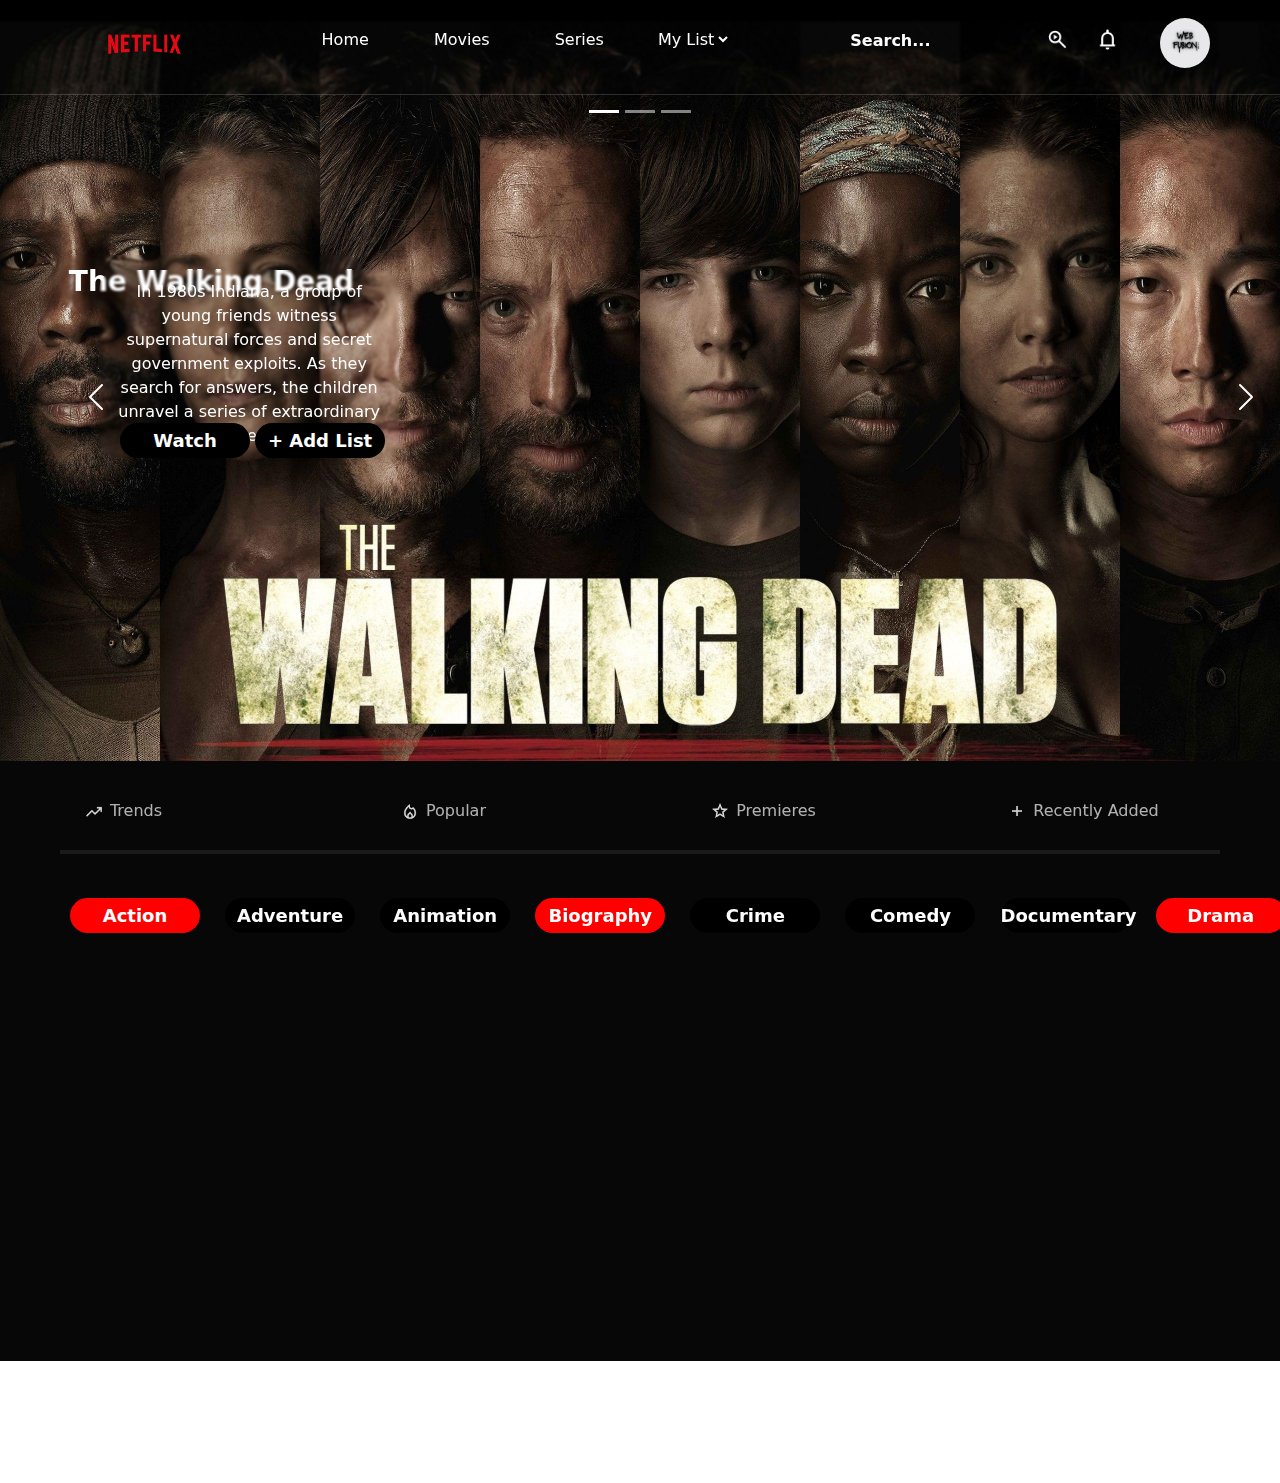
<file: index.html>
<!DOCTYPE html>
<html lang="en">

<head>
    <meta charset="UTF-8">
    <meta name="viewport" content="width=device-width, initial-scale=1.0">
    <link href="https://cdn.jsdelivr.net/npm/bootstrap@5.3.3/dist/css/bootstrap.min.css" rel="stylesheet"
        integrity="sha384-QWTKZyjpPEjISv5WaRU9OFeRpok6YctnYmDr5pNlyT2bRjXh0JMhjY6hW+ALEwIH" crossorigin="anonymous">
    <script src="https://cdn.jsdelivr.net/npm/bootstrap@5.3.3/dist/js/bootstrap.min.js"
        integrity="sha384-0pUGZvbkm6XF6gxjEnlmuGrJXVbNuzT9qBBavbLwCsOGabYfZo0T0to5eqruptLy"
        crossorigin="anonymous"></script>
    <link rel="stylesheet" href="style.css">
    <title>Netflix</title>
</head>

<body>
    <nav id="navigationbar">
        <div id="logo1">
            <img src="Images/netflixlogo.jpg.png" alt="Netflix Logo">
        </div>
        <div class="navbar">
            <ul>
                <li>
                    <a href="#">Home</a>
                    <a href="#">Movies</a>
                    <a href="#">Series</a>
                </li>
            </ul>
            <select name="series" id="series">
                <option value="List">My List</option>
            </select>
            <div id="icons1">
                <input type="search" name="searchbar" id="searchbar" placeholder="Search...">
            </div>
            <div id="icons2">
                <img src="Images/searchicon.jpg.png" alt="Search Icon">
                <img src="Images/notification.jpg.png" alt="Search Icon">
            </div>
            <div id="logo2">
                <img src="Images/FUSION.jpg" alt="Web Fusion">
            </div>
        </div>
    </nav>
    
    <section id="home">
        <div id="carouselExampleCaptions" class="carousel slide home101">
            <div class="carousel-indicators slide102">
              <button type="button" data-bs-target="#carouselExampleCaptions" data-bs-slide-to="0" class="active" aria-current="true" aria-label="Slide 1"></button>
              <button type="button" data-bs-target="#carouselExampleCaptions" data-bs-slide-to="1" aria-label="Slide 2"></button>
              <button type="button" data-bs-target="#carouselExampleCaptions" data-bs-slide-to="2" aria-label="Slide 3"></button>
            </div>
            <div class="carousel-inner">
              <div class="carousel-item active">
                <img src="Images/TWD.jpg" class="d-block w-100 image101" alt="...">
                <div class="carousel-caption d-none d-md-block slide101">
                  <h3 class="h-primary">The Walking Dead</h3>
                  <p class="p-primary">In 1980s Indiana, a group of young friends witness supernatural forces and secret
                    government exploits. As they search for answers, the children unravel a series of extraordinary mysteries.</p>
                </div>
              </div>
              <div class="carousel-item">
                <img src="Images/stranger.jpg" class="d-block w-100 image101" alt="...">
                <div class="carousel-caption d-none d-md-block slide101">
                  <h3 class="h-primary">Second slide label</h3>
                  <p class="p-primary">In 1980s Indiana, a group of young friends witness supernatural forces and secret
                    government exploits. As they search for answers, the children unravel a series of extraordinary mysteries.</p>
                </div>
              </div>
              <div class="carousel-item">
                <img src="Images/conjuring.jpg" class="d-block w-100 image101" alt="...">
                <div class="carousel-caption d-none d-md-block slide101">
                  <h3 class="h-primary">Third slide label</h3>
                  <p class="p-primary">In 1980s Indiana, a group of young friends witness supernatural forces and secret
                    government exploits. As they search for answers, the children unravel a series of extraordinary mysteries.</p>
                </div>
              </div>
            </div>
            <button class="carousel-control-prev next102" type="button" data-bs-target="#carouselExampleCaptions" data-bs-slide="prev">
              <span class="carousel-control-prev-icon" aria-hidden="true"></span>
              <span class="visually-hidden">Previous</span>
            </button>
            <button class="carousel-control-next next101" type="button" data-bs-target="#carouselExampleCaptions" data-bs-slide="next">
              <span class="carousel-control-next-icon" aria-hidden="true"></span>
              <span class="visually-hidden">Next</span>
            </button>
          </div>
        <button class="button1">Watch</button>
        <button class="button1">+ Add List</button>

        <section id="gridbody">
            <div class="gridcontainer">
                <div class="items">
                    <img src="Images/trending_up_16dp_FFFFFF_FILL0_wght400_GRAD0_opsz20.png" alt="Trending Up Image">
                    <h6>Trends</h6>
                </div>
                <div class="items">
                  <img src="Images/mode_heat_16dp_FFFFFF_FILL0_wght400_GRAD0_opsz20.png" alt="Flame Icon">
                  <h6>Popular</h6>
                </div>
                <div class="items">
                  <img src="Images/star_16dp_FFFFFF_FILL0_wght400_GRAD0_opsz20.png" alt="Star icon">
                  <h6>Premieres</h6>
                </div>
                <div class="items">
                  <img src="Images/add_16dp_FFFFFF_FILL0_wght400_GRAD0_opsz20.png" alt="ADD icon">
                  <h6> Recently Added</h6>
                </div>
            </div>
            <hr id="horizontal">
        </section>  
        <section id="buttongrid">
          <button class="button1  button2 button3">Action</button>
          <button class="button1 button2">Adventure</button>
          <button class="button1 button2">Animation</button>
          <button class="button1 button2 button3">Biography</button>
          <button class="button1 button2">Crime</button>
          <button class="button1 button2">Comedy</button>
          <button class="button1 button2">Documentary</button>
          <button class="button1 button2 button3">Drama</button>
        </section>
    </section>


    
   

</body>

</html>
</file>
<file: style.css>
/* CSS Reset */
* {
    margin:0;
    padding: 0;
    top: 0;
    left: 0;
}

/* Body Work  */



/* Navigation Section  */
#navigationbar{
    background-color: rgba(0, 0, 0, 0);
    border-bottom: 1px solid rgba(255, 255, 255, 0.158);
    height: 95px;
    backdrop-filter: blur(1px);
}
#navigationbar .navbar ul li{
    position: relative;
    top: 16px;
    left: -50px;
    list-style: none;

}
#navigationbar .navbar ul li a{
    position: relative;
    left: -100px;
    padding: 30px;
    text-decoration: none;
    color: rgb(255, 255, 255);

}
#navigationbar .navbar ul li a::after{
    content: '';
    position: absolute;
    top: 60px;
    left: 50%;
    width: 10px; 
    height: 10px; 
    background-color: #ff0000;
    border-radius: 50%; 
    transform: translateX(-50%);
    opacity: 0;
    transition: 0.3s ease-in-out;

}
#navigationbar .navbar ul li a:hover::after{
    opacity: 1;
    box-shadow: 0 0 15px 10px rgba(255, 0, 0, 0.5);
}


#navigationbar .navbar select{
    position: relative;
    left: -130px;
    top: -2px;
    border: none;
    background: none;
    color: white;
}
#navigationbar .navbar select:focus{
   outline: none;
}
#navigationbar #logo1 img{
    height: 50px;
    position: relative;
    top: 18px;
    left: 100px;
}
#navigationbar #logo2 img{
    position: relative;
    height: 50px;
    top: 16px;
    border-radius: 100%;
    filter: invert(100%);
    left: -70px;
}
#navigationbar .navbar{
    display: flex;
    justify-content: right;
    align-items:end ;
    position: relative;
    top: -60px;
}
#navigationbar .navbar #icons1{
   display: block;
   position: relative;
   padding: 10px;
   padding: 10px;
   top: 16px;
   left: -100px;
}
#navigationbar .navbar #icons1 input{   
    display: block;
    position: relative;
    border-radius: 20px;
    background-color: rgba(0, 0, 0, 0);
    border: white;
    color: rgb(0, 0, 0);
    padding: 3px;
    margin: 2px;
    width: 250px;
    border: none;
    text-align: center;
}
#navigationbar .navbar #icons1 input:hover{
    box-shadow: 0px 0px 30px 8px red;   
   
}
#navigationbar .navbar #icons1 input:focus{   
    outline: none;
    border: white;
    background-color: rgba(255, 255, 255, 0.87);
    backdrop-filter: blur(10px);
    box-shadow: 0px 0px 30px 8px red;;

}

#navigationbar .navbar #icons1 input::placeholder{   
    text-align: center;
    color: rgb(255, 255, 255);
    font-weight: bold;
}
#navigationbar .navbar #icons1 input:focus::placeholder{   
    color: rgb(0, 0, 0);
}
#navigationbar .navbar #icons2 img{

    position: relative;
    top: 10px;
    height: 25px;
    left: -100px;
    margin: 10px;
    border-radius: 20px;

}
/* Home Section  */
#home{
    position: absolute;
    top: -00px;
    z-index: -1;
}
#home .home101{
    position: relative;
    z-index: -1;
    top: px;
}
.next101{
    position: relative;
    top: -380px;
    left: 1150px;
    opacity: 1;

}
.next101:hover{
    opacity: 1;
}
.next102{
   
    opacity: 1;
}
.next102:hover{
    opacity: 1;
}

.h-primary{
    display:inline-block;
    position: relative;
    top: -150px;
    left: 70px;
    font-weight: bold;
    backdrop-filter: blur(1px);
    padding: 10px;
    border-radius: 20px;

    
}
.image101{
    height: 761px;
}
.p-primary{
  display: inline-block;
  position: relative;
  left: -200px;
  width: 300px;
  backdrop-filter: blur(1px);
  border-radius: 20px;
  padding: 10px;

}
.button1{
    position: relative;
    top: -370px;
    left: 120px;
    width: 130px;
    height: 35px;
    border-radius: 100px;
    background-color: #f1f1f1;
    border: none;
    color: white;
    background-color: black;
    font-size: 18px;
    font-weight:600;

}
.button1:hover{
    background-color: rgb(255, 0, 0);
    box-shadow: 1px 0px 20px 3px red;
}
.slide101{
    position:absolute;
    top: 250px;
    left: -500px;
}
.slide102{
    position: absolute;
    top: 100px;
}

/* Main Section  */
 #gridbody{
    display: block;
    position: relative;
    top: -67px;
    height: 600px;
    background-color: rgba(0, 0, 0, 0.973);
 }
 .gridcontainer{
    display: grid;
    position: relative;
    grid-template-columns: 2fr 2fr 2fr 2fr;
    
 }
 .gridcontainer .items{
    display: flex;
    justify-content: center;
    align-items: center;
 }

 .gridcontainer .items img{
    height: 20px;
    position: relative;
    left: 0px;    
    filter: invert(15%);
    transition: 0.70s ease-in-out;
 }
 .gridcontainer .items h6{
    margin: 40px;
    position: relative;
    left: -34px;
    color: rgba(255, 255, 255, 0.685);
    transition: 0.70s ease-in-out;
 }
 .gridcontainer .items img:hover, h6:hover{
    transform: scale(1.5);
 }
 #horizontal{
    position: relative;
    top: -10px;
    margin: 0px 60px;
    border: 2px solid rgba(255, 255, 255, 0.315);
    
 }

 /* Button Grid Section  */
 #buttongrid{
    position: relative;
    top: -170px;
    left: -60px;
 }
 #buttongrid .button2{
    margin: 10px;
 }
 .button3{
    background-color: rgb(255, 0, 0);
 }
</file>
